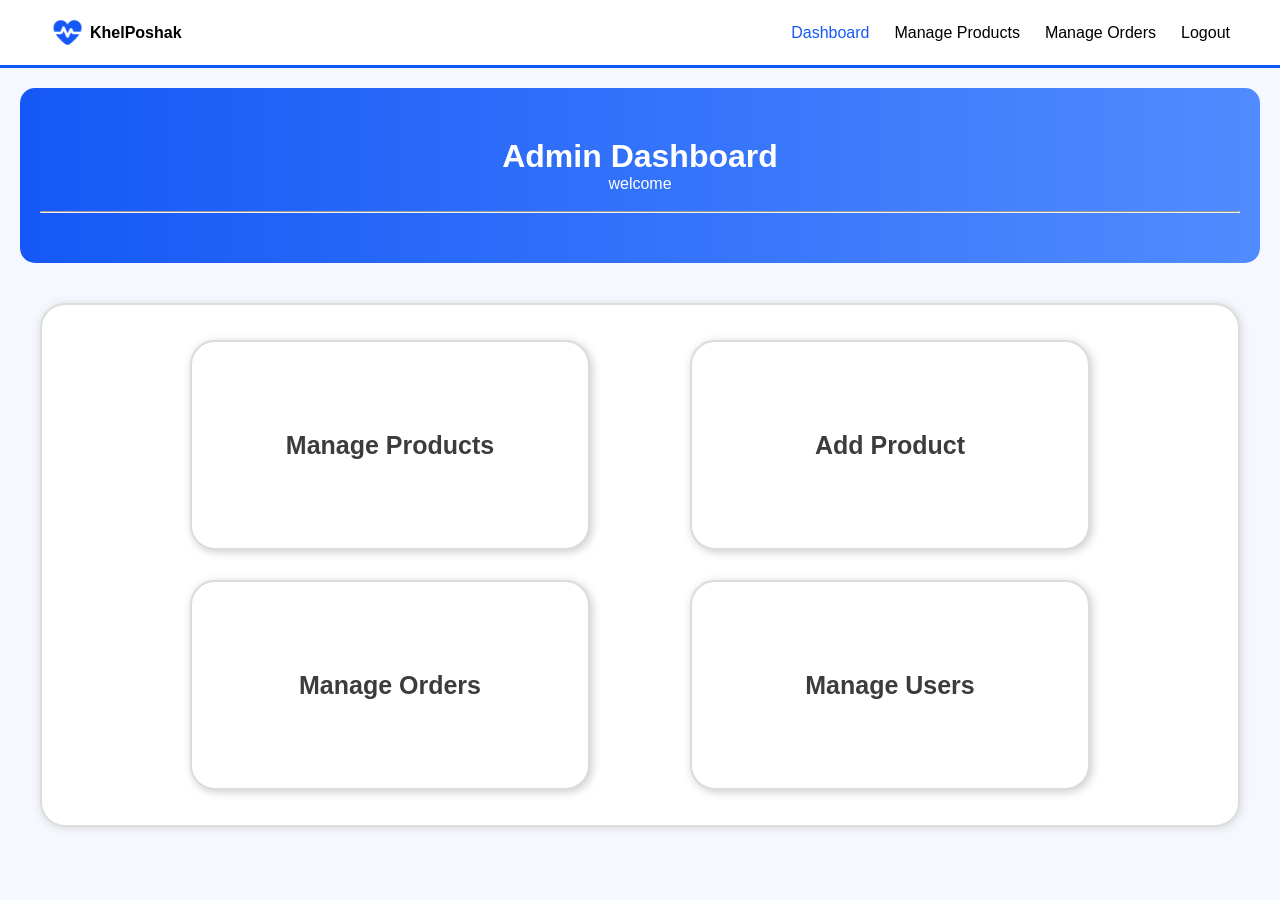
<file: pages/admin.html>
<!doctype html>
<html lang="en">
  <head>
    <meta charset="UTF-8" />
    <meta name="viewport" content="width=device-width, initial-scale=1.0" />
    <meta http-equiv="Content-Type" content="text/html; charset=UTF-8" />
    <link rel="stylesheet" href="/css/admin.css" />
    <title>Admin Dashboard Page</title>
  </head>
  <body>
    <!-- admin navigation -->
    <div class="navContainer">
      <a href="/index.html">
        <div class="logo">
          <img
            src="/resources/Logo_heart-pulse-solid.png"
            alt="beatLogo"
            width="35px"
          />
          <div class="logotext">
            <b>KhelPoshak</b>
          </div>
        </div>
      </a>

      <nav class="navigation">
        <ul>
          <li><a href="#" style="color: rgb(21, 88, 246)">Dashboard</a></li>
          <li><a href="#">Manage Products</a></li>
          <li><a href="#">Manage Orders</a></li>
          <li><a href="#">Logout</a></li>
        </ul>
      </nav>
    </div>

    <!-- main Admin Panel Body  -->
    <div class="admintop">
      <h1>Admin Dashboard</h1>
      <p>welcome</p>
      <br />
      <hr />
    </div>
    <div class="mainMenu">
      <div class="manageproducts">
        <a href="">Manage Products</a>
      </div>
      <div class="addProducts">
        <a href="${pageContext.request.contextPath}/ProdS?action=add"
          >Add Product</a
        >
      </div>
      <div class="manageOrder">
        <a href="orders.jsp">Manage Orders</a>
      </div>
      <div class="manageUsers">
        <a href="users.jsp">Manage Users</a>
      </div>
    </div>
  </body>
</html>
</file>
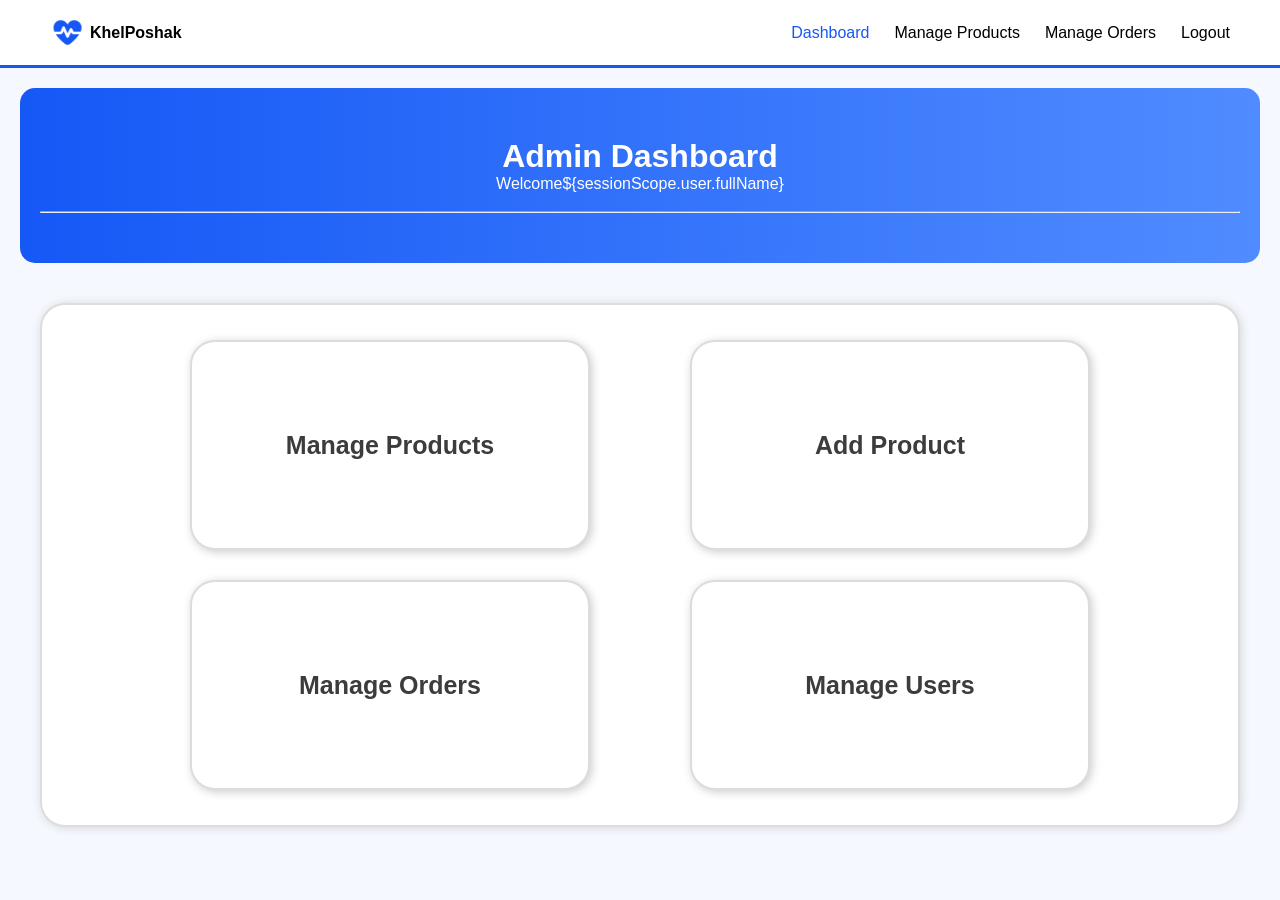
<file: pages/Admindashboard.html>
<!doctype html>
<html lang="en">
  <head>
    <meta charset="UTF-8" />
    <meta name="viewport" content="width=device-width, initial-scale=1.0" />
    <meta http-equiv="Content-Type" content="text/html; charset=UTF-8" />
    <link rel="stylesheet" href="/css/admin.css" />
    <title>Admin Dashboard Page</title>
  </head>
  <body>
    <!-- admin navigation -->
    <div class="navContainer">
      <a href="/index.html">
        <div class="logo">
          <img
            src="/resources/Logo_heart-pulse-solid.png"
            alt="beatLogo"
            width="35px"
          />
          <div class="logotext">
            <b>KhelPoshak</b>
          </div>
        </div>
      </a>

      <nav class="navigation">
        <ul>
          <li>
            <a href="/pages/Admindashboard.html" style="color: rgb(21, 88, 246)"
              >Dashboard</a
            >
          </li>
          <li><a href="/pages/editProduct.html">Manage Products</a></li>
          <li><a href="/pages/manageOrders.html">Manage Orders</a></li>
          <li>
            <a href="${pageContext.request.contextPath}/LogoutS">Logout</a>
          </li>
        </ul>
      </nav>
    </div>

    <!-- main Admin Panel Body  -->
    <div class="admintop">
      <h1>Admin Dashboard</h1>
      <p>Welcome${sessionScope.user.fullName}</p>
      <br />
      <hr />
    </div>
    <div class="mainMenu">
      <div class="editProducts">
        <a href="${pageContext.request.contextPath}/ProdS?action=list"
          >Manage Products</a
        >
      </div>
      <div class="addProducts">
        <a href="${pageContext.request.contextPath}/ProdS?action=add"
          >Add Product</a
        >
        <!-- <a href="${pageContext.request.contextPath}/ProdS?action=add"
          >Add Product</a
        > -->
      </div>
      <div class="manageOrder">
        <!-- <a href="orders.jsp">Manage Orders</a> -->
        <a href="/pages/manageOrders.html">Manage Orders</a>
      </div>
      <div class="manageUsers">
        <!-- <a href="users.jsp">Manage Users</a> -->
        <a href="/pages/manageUsers.html">Manage Users</a>
      </div>
    </div>
  </body>
</html>
</file>
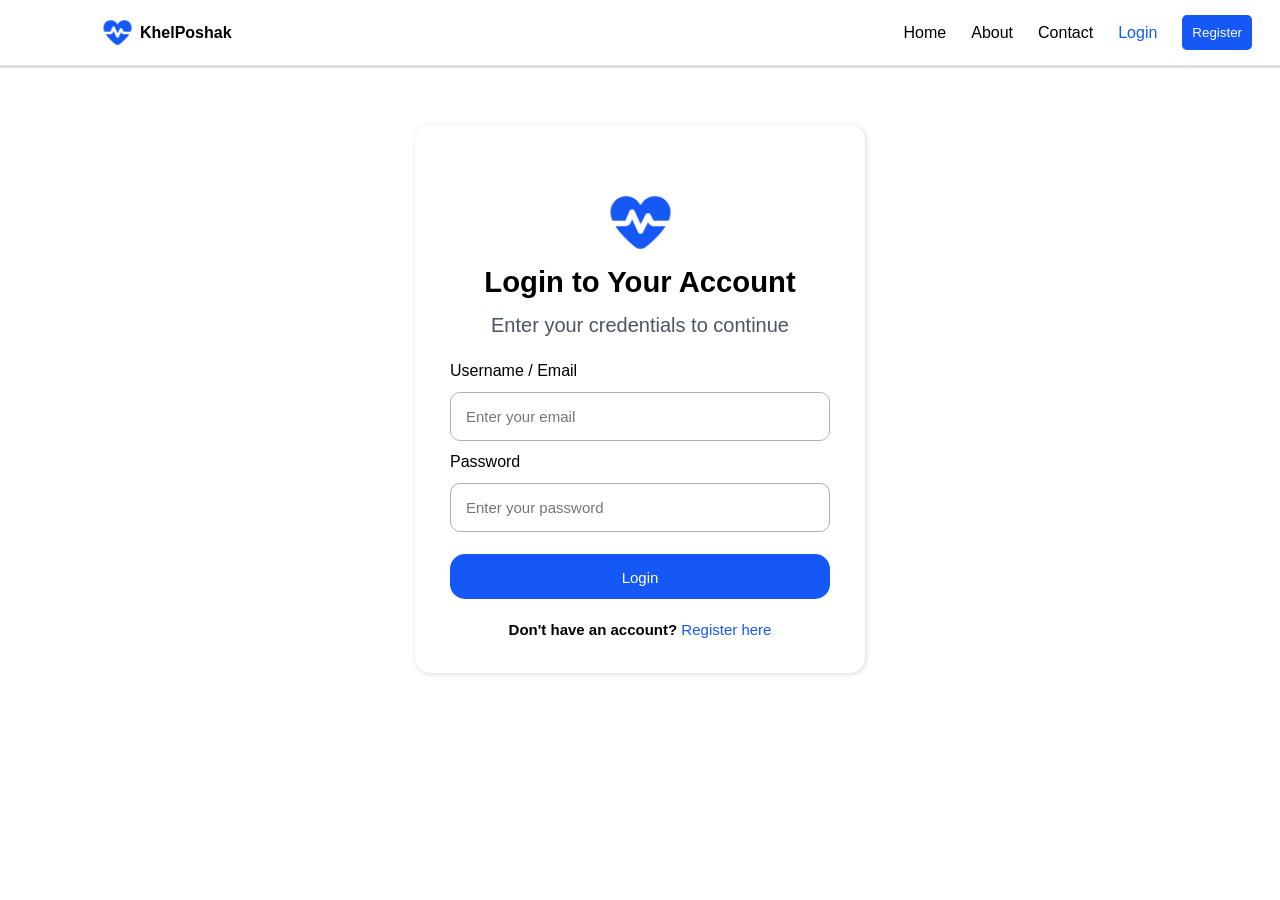
<file: pages/Login.html>
<!doctype html>
<html lang="en">
  <head>
    <meta charset="UTF-8" />
    <meta name="viewport" content="width=device-width, initial-scale=1.0" />
    <link rel="stylesheet" href="/css/Login.css" />
    <title>Login to blabla</title>
  </head>
  <body>
    <!-- navigation container -->
    <div class="navContainer">
      <a href="../index.html">
        <div class="logo">
          <img
            src="../resources/Logo_heart-pulse-solid.png"
            alt="beatLogo"
            width="35px"
          />
          <div class="logotext">
            <b>KhelPoshak</b>
          </div>
        </div>
      </a>
      <nav class="navigation">
        <ul>
          <li><a href="../index.html">Home</a></li>
          <li><a href="#">About</a></li>
          <li><a href="#">Contact</a></li>
          <li id="Login">
            <a href="Login.html" style="color: rgb(21, 88, 246)">Login</a>
          </li>
          <a href="Register.html"><button>Register</button></a>
        </ul>
      </nav>
    </div>

    <div class="loginContainer">
      <div class="loginCard">
        <div class="loginHeader">
          <a href="admin.html">
            <img src="/resources/Logo_heart-pulse-solid.png" alt="HeartPulse" />
          </a>
          <h3><b>Login to Your Account</b></h3>
          <p>Enter your credentials to continue</p>
        </div>

        <form action="login" method="post" class="loginForm">
          <label>Username / Email</label>
          <input
            type="text"
            placeholder="Enter your email"
            name="username"
            required
          />

          <label>Password</label>
          <input
            type="password"
            placeholder="Enter your password"
            name="password"
            required
          />

          <!-- <label>Select Role</label>
          <div class="roleSelection">
            <label>
              <input type="radio" name="role" value="admin" required />
              Admin
            </label>
            <label>
              <input type="radio" name="role" value="patient" />
              Patient
            </label>
          </div> -->

          <button type="submit" class="loginBtn">Login</button>

          <p class="registerText">
            Don't have an account? <a href="Register.html">Register here</a>
          </p>
        </form>
      </div>
    </div>
  </body>
</html>
</file>
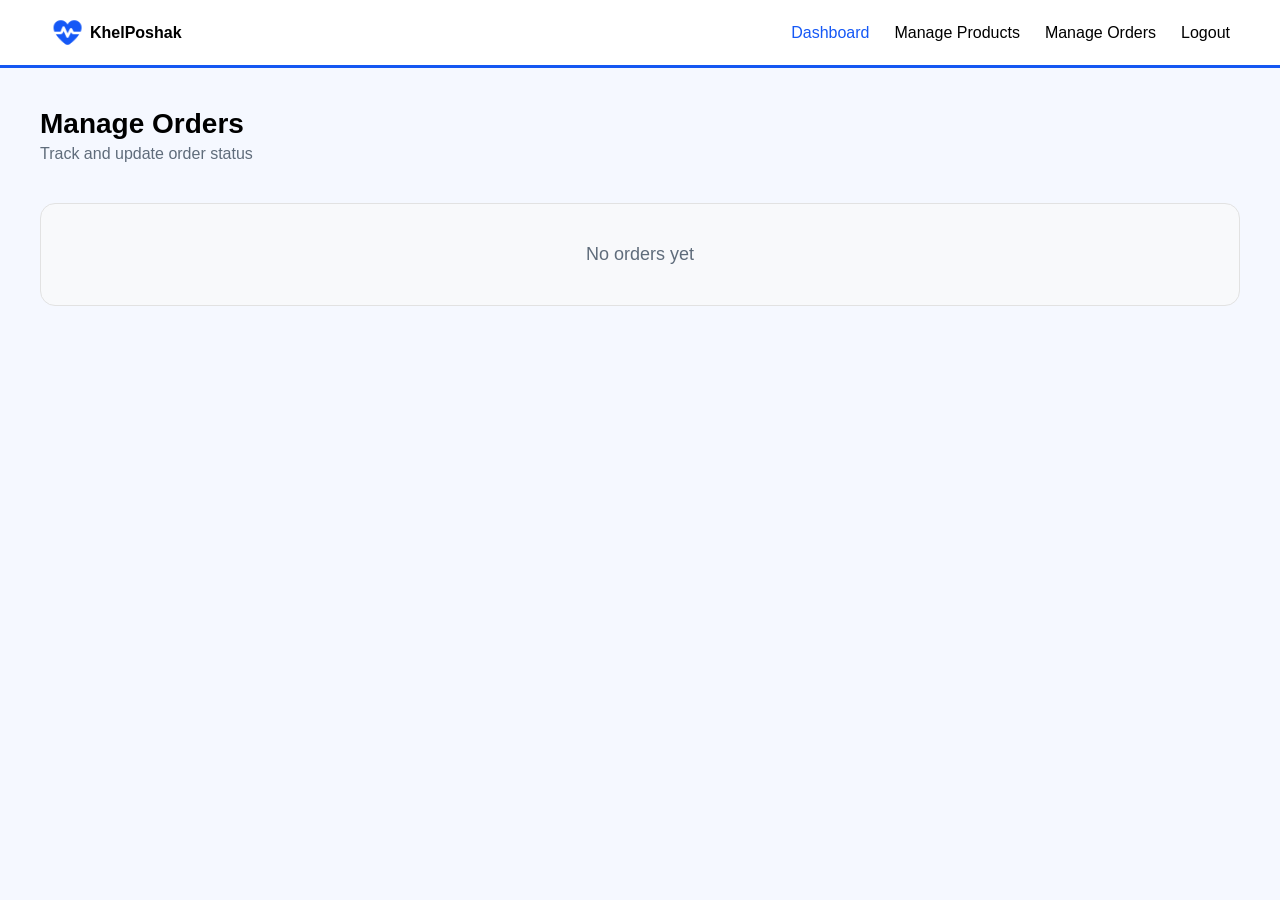
<file: pages/manageOrders.html>
<!doctype html>
<html lang="en">
  <head>
    <meta charset="UTF-8" />
    <meta name="viewport" content="width=device-width, initial-scale=1.0" />
    <link rel="stylesheet" href="/css/manageOrders.css" />
    <title>Manage Orders</title>
  </head>
  <body>
    <!-- admin navigation -->
    <div class="navContainer">
      <a href="/index.html">
        <div class="logo">
          <img
            src="/resources/Logo_heart-pulse-solid.png"
            alt="beatLogo"
            width="35px"
          />
          <div class="logotext">
            <b>KhelPoshak</b>
          </div>
        </div>
      </a>

      <nav class="navigation">
        <ul>
          <li>
            <a href="/pages/admin.html" style="color: rgb(21, 88, 246)"
              >Dashboard</a
            >
          </li>
          <li><a href="/pages/manageProduct.html">Manage Products</a></li>
          <li><a href="/pages/manageOrders.html">Manage Orders</a></li>
          <li><a href="#">Logout</a></li>
        </ul>
      </nav>
    </div>

    <!-- main part -->
    <div class="pageHeader">
      <div>
        <h1>Manage Orders</h1>
        <p>Track and update order status</p>
      </div>
    </div>

    <div class="emptyCard">No orders yet</div>
  </body>
</html>
</file>
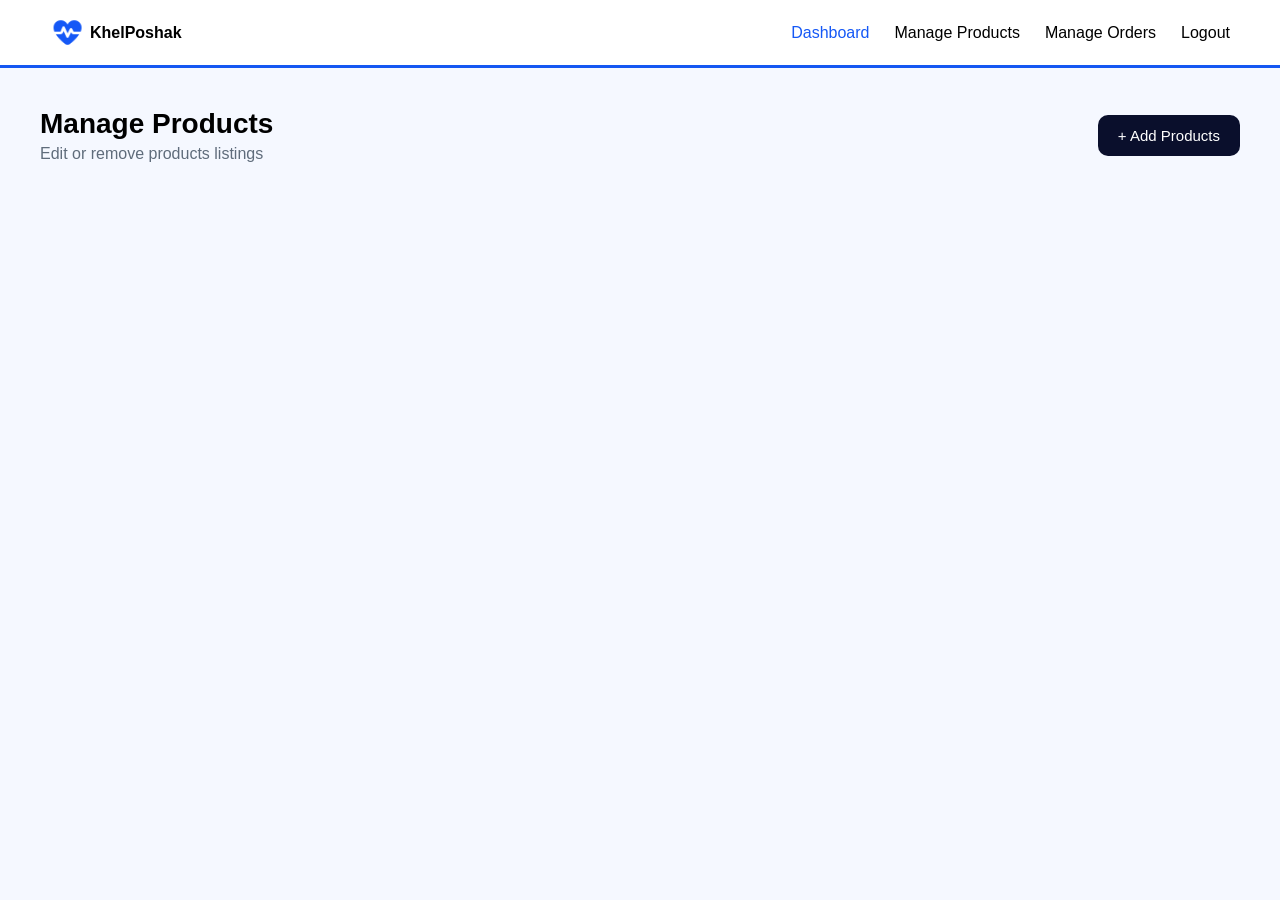
<file: pages/manageProduct.html>
<!doctype html>
<html lang="en">
  <head>
    <meta charset="UTF-8" />
    <meta name="viewport" content="width=device-width, initial-scale=1.0" />
    <link rel="stylesheet" href="/css/manageProduct.css" />
    <title>Manage Prodcuts</title>
  </head>
  <body>
    <!-- admin navigation -->
    <div class="navContainer">
      <a href="/index.html">
        <div class="logo">
          <img
            src="/resources/Logo_heart-pulse-solid.png"
            alt="beatLogo"
            width="35px"
          />
          <div class="logotext">
            <b>KhelPoshak</b>
          </div>
        </div>
      </a>

      <nav class="navigation">
        <ul>
          <li>
            <a href="/pages/admin.html" style="color: rgb(21, 88, 246)"
              >Dashboard</a
            >
          </li>
          <li><a href="/pages/manageProduct.html">Manage Products</a></li>
          <li><a href="/pages/manageOrders.html">Manage Orders</a></li>
          <li><a href="#">Logout</a></li>
        </ul>
      </nav>
    </div>

    <!-- main part -->
    <div class="pageHeader">
      <div>
        <h1>Manage Products</h1>
        <p>Edit or remove products listings</p>
      </div>

      <button class="addBtn">+ Add Products</button>
    </div>
  </body>
</html>
</file>
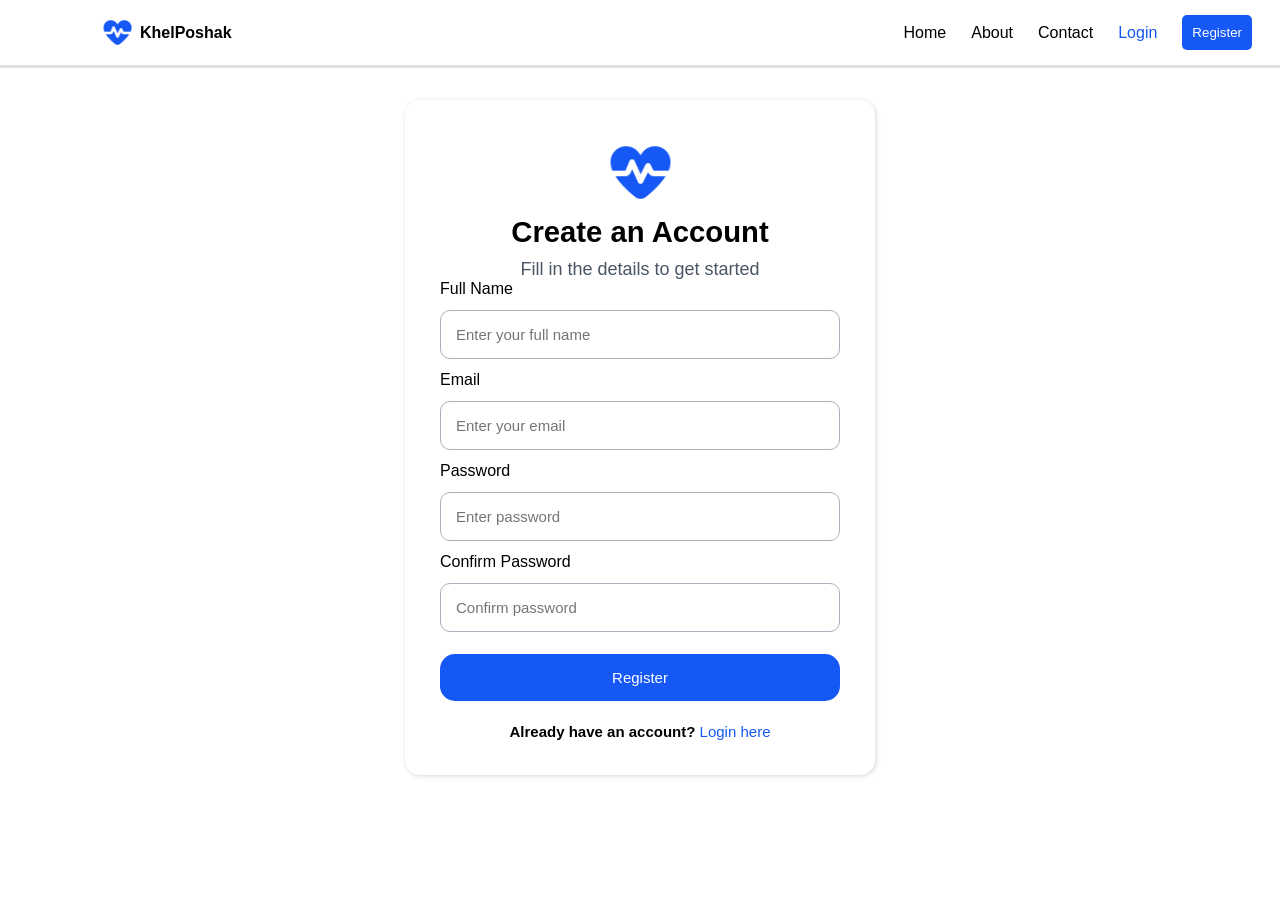
<file: pages/Register.html>
<!doctype html>
<html lang="en">
  <head>
    <meta charset="UTF-8" />
    <meta name="viewport" content="width=device-width, initial-scale=1.0" />
    <link rel="stylesheet" href="/css/Register.css" />
    <title>Register to KhelPoshak</title>
    <!-- milauna baki -->
  </head>
  <body>
    <!-- navigation container -->
    <div class="navContainer">
      <a href="../index.html">
        <div class="logo">
          <img
            src="../resources/Logo_heart-pulse-solid.png"
            alt="beatLogo"
            width="35px"
          />
          <div class="logotext">
            <!-- milauna baki -->
            <b>KhelPoshak</b>
          </div>
        </div>
      </a>
      <nav class="navigation">
        <ul>
          <li><a href="../index.html">Home</a></li>
          <li><a href="#">About</a></li>
          <li><a href="#">Contact</a></li>
          <li id="Login">
            <a href="Login.html" style="color: rgb(21, 88, 246)">Login</a>
          </li>
          <a href="Register.html"><button>Register</button></a>
        </ul>
      </nav>
    </div>

    <!-- page starts here  -->
    <div class="registerContainer">
      <div class="registerCard">
        <div class="registerHeader">
          <img src="../resources/Logo_heart-pulse-solid.png" alt="HeartPulse" />
          <h3><b>Create an Account</b></h3>
          <p>Fill in the details to get started</p>
        </div>

        <form action="register" method="post" class="registerForm">
          <label>Full Name</label>
          <input
            type="text"
            placeholder="Enter your full name"
            name="fullname"
            required
          />

          <label>Email</label>
          <input
            type="email"
            placeholder="Enter your email"
            name="email"
            required
          />

          <label>Password</label>
          <input
            type="password"
            placeholder="Enter password"
            name="password"
            required
          />

          <label>Confirm Password</label>
          <input
            type="password"
            placeholder="Confirm password"
            name="confirmPassword"
            required
          />

          <button type="submit" class="registerBtn">Register</button>

          <p class="loginText">
            Already have an account? <a href="Login.html">Login here</a>
          </p>
        </form>
      </div>
    </div>
  </body>
</html>
</file>
<file: css/admin.css>
* {
  /* outline: 1px solid red; */
  font-family: Arial, Helvetica, sans-serif;
  /* background-color: rgb(21, 88, 246) */
  margin: 0;
  padding: 0;
  text-decoration: none;
  /* font-size: larger; */
  box-sizing: border-box;
}

body {
  background-color: #f5f8ff;
}

.navContainer {
  display: flex;
  padding: 15px;
  padding-inline: 50px;
  justify-content: space-between;
  background-color: #ffffff;
  /* position: fixed; */
  border-bottom: rgb(224, 224, 224) solid 3px;
  align-items: center;
  border-bottom: 3px solid rgb(20, 87, 242);
  width: 100%;
}

.logo {
  display: flex;
  align-items: center;
  gap: 5px;
  color: black;
}

.navigation ul {
  display: flex;
  list-style: none;
  gap: 25px;
  align-items: center;
}

.navigation a {
  color: black;
}

.navigation a:hover {
  color: rgb(21, 88, 246);
}

.admintop {
  text-align: center;
  padding: 50px 20px;
  /* border: red solid 2px; */
  margin: 20px;
  background: linear-gradient(to right, rgb(21, 88, 246), rgb(80, 140, 255));
  color: white;
  border-radius: 15px;
}

.mainMenu {
  display: flex;
  flex-wrap: wrap;
  margin: 40px;
  border-radius: 25px;
  border: rgb(221, 221, 221) solid 2px;
  /* justify-content: space-evenly; */
  justify-content: center;
  padding: 20px;
  background-color: white;
  box-shadow: rgb(214, 214, 214) 1px 1px 10px;
}

.mainMenu div {
  display: flex;
  width: 400px;
  height: 210px;
  border: rgb(220, 220, 220) solid 2px;
  border-radius: 25px;
  align-items: center;
  justify-content: center;
  margin-inline: 50px;
  margin-block: 15px;
  background-color: white;
  box-shadow: rgb(204, 204, 204) 2px 2px 10px;
  transition: 0.3s;
}
.mainMenu div:hover {
  background-color: rgb(39, 104, 255);
  /* width: 405px;
  height: 215px; */
  box-shadow: rgb(68, 68, 68) 5px 5px 20px;
}

.mainMenu div a {
  text-decoration: none;
  color: rgb(60, 60, 60);
  font-size: 25px;
  font-weight: 600;
  transition: 0.3s;
  width: 100%;
  height: 100%;
  justify-content: center;
  align-items: center;
  display: flex;
}

.mainMenu div a:hover {
  color: white;
  font-size: 26px;
  font-weight: 650;
}

/* manage section */
/* Page header layout */
.pageHeader {
  display: flex;
  justify-content: space-between;
  align-items: center;
  margin: 40px;
}

/* Titles */
.pageHeader h1 {
  font-size: 28px;
  margin-bottom: 5px;
}

.pageHeader p {
  color: #5f6c7b;
  font-size: 16px;
}
</file>
<file: css/Login.css>
@import "/css/main_css.css";

.loginContainer {
  display: flex;
  justify-content: center;
  padding: 50px;
}

.loginCard {
  margin-top: 75px;
  /* display: flex;
    flex-direction: column;
    align-items: center;
    text-align: center; */
  box-shadow: rgb(215, 215, 215) 1px 1px 5px;
  border-radius: 15px;
  width: 380px;
  /* height: 600px; */
  padding: 35px;
  gap: 25px;
}

.loginHeader {
  /* border: red solid 2px; */
  margin-block: 25px;
  font-size: 25px;
  text-align: center;
}
.loginHeader p {
  padding-top: 15px;
  color: rgb(74, 85, 101);
  font-size: 20px;
}

.loginForm {
  display: flex;
  flex-direction: column;
  gap: 12px;
}

/* Inputs */
.loginForm input {
  padding: 15px;
  border-radius: 10px;
  border: rgb(173, 174, 187) solid 1px;
  font-size: 15px;
}

/* Radio buttons */
/* .roleSelection {
  display: flex;
  gap: 20px;
  margin-bottom: 10px;
}

.roleSelection label {
  display: flex;
  align-items: center;
  gap: 6px;
  font-size: 15px;
} */

/* Button */
.loginBtn {
  margin-top: 10px;
  padding: 15px;
  border-radius: 15px;
  border: none;
  background-color: rgb(21, 88, 246);
  color: white;
  font-size: 15px;
  cursor: pointer;
  width: 380px;
}

.loginBtn:hover {
  background-color: rgb(21, 79, 214);
  transition: 300ms;
}

/* Register text */
.registerText {
  text-align: center;
  font-size: 15px;
  margin-top: 10px;
  font-weight: 600;
}

.registerText a {
  color: rgb(21, 88, 246);
  font-weight: 500;
}

.loginHeader img {
  width: 75px;
}

.registerContainer {
  background: red solid 2px;
}

.registercard {
  display: flex;
  justify-content: center;
  background: solid red 2px;
}
</file>
<file: css/manageOrders.css>
@import "/css/admin.css";

/* Empty state card */
.emptyCard {
  margin: 40px;
  padding: 40px;
  text-align: center;
  border-radius: 15px;
  border: 1px solid #e2e2e2;
  background-color: #f8f9fb;
  color: #5f6c7b;
  font-size: 18px;
}
</file>
<file: css/manageProduct.css>
@import "/css/admin.css";

/* Button */
.addBtn {
  background-color: #0a0f2c;
  color: white;
  border: none;
  padding: 12px 20px;
  border-radius: 10px;
  font-size: 15px;
  cursor: pointer;
  transition: 0.3s;
}

.addBtn:hover {
  background-color: rgb(21, 88, 246);
}
</file>
<file: css/Register.css>
@import "/css/main_css.css";


/* Container */
.registerContainer {
  display: flex;
  justify-content: center;
  padding: 50px;
}

/* Card */
.registerCard {
  margin-top: 50px;
  box-shadow: rgb(215, 215, 215) 1px 1px 5px;
  border-radius: 15px;
  width: 400px;
  padding: 35px;
}

/* Header */
.registerHeader {
  text-align: center;
  font-size: 25px;
}

.registerHeader img {
  width: 75px;
}

.registerHeader p {
  padding-top: 10px;
  color: rgb(74, 85, 101);
  font-size: 18px;
}

/* Form */
.registerForm {
  display: flex;
  flex-direction: column;
  gap: 12px;
}

/* Inputs */
.registerForm input {
  padding: 15px;
  border-radius: 10px;
  border: rgb(173, 174, 187) solid 1px;
  font-size: 15px;
}

/* Button */
.registerBtn {
  margin-top: 10px;
  padding: 15px;
  border-radius: 15px;
  border: none;
  background-color: rgb(21, 88, 246);
  color: white;
  font-size: 15px;
  cursor: pointer;
}

.registerBtn:hover {
  background-color: rgb(21, 79, 214);
  transition: 300ms;
}

/* Login text */
.loginText {
  text-align: center;
  font-size: 15px;
  margin-top: 10px;
  font-weight: 600;
}

.loginText a {
  color: rgb(21, 88, 246);
  font-weight: 500;
}
</file>
